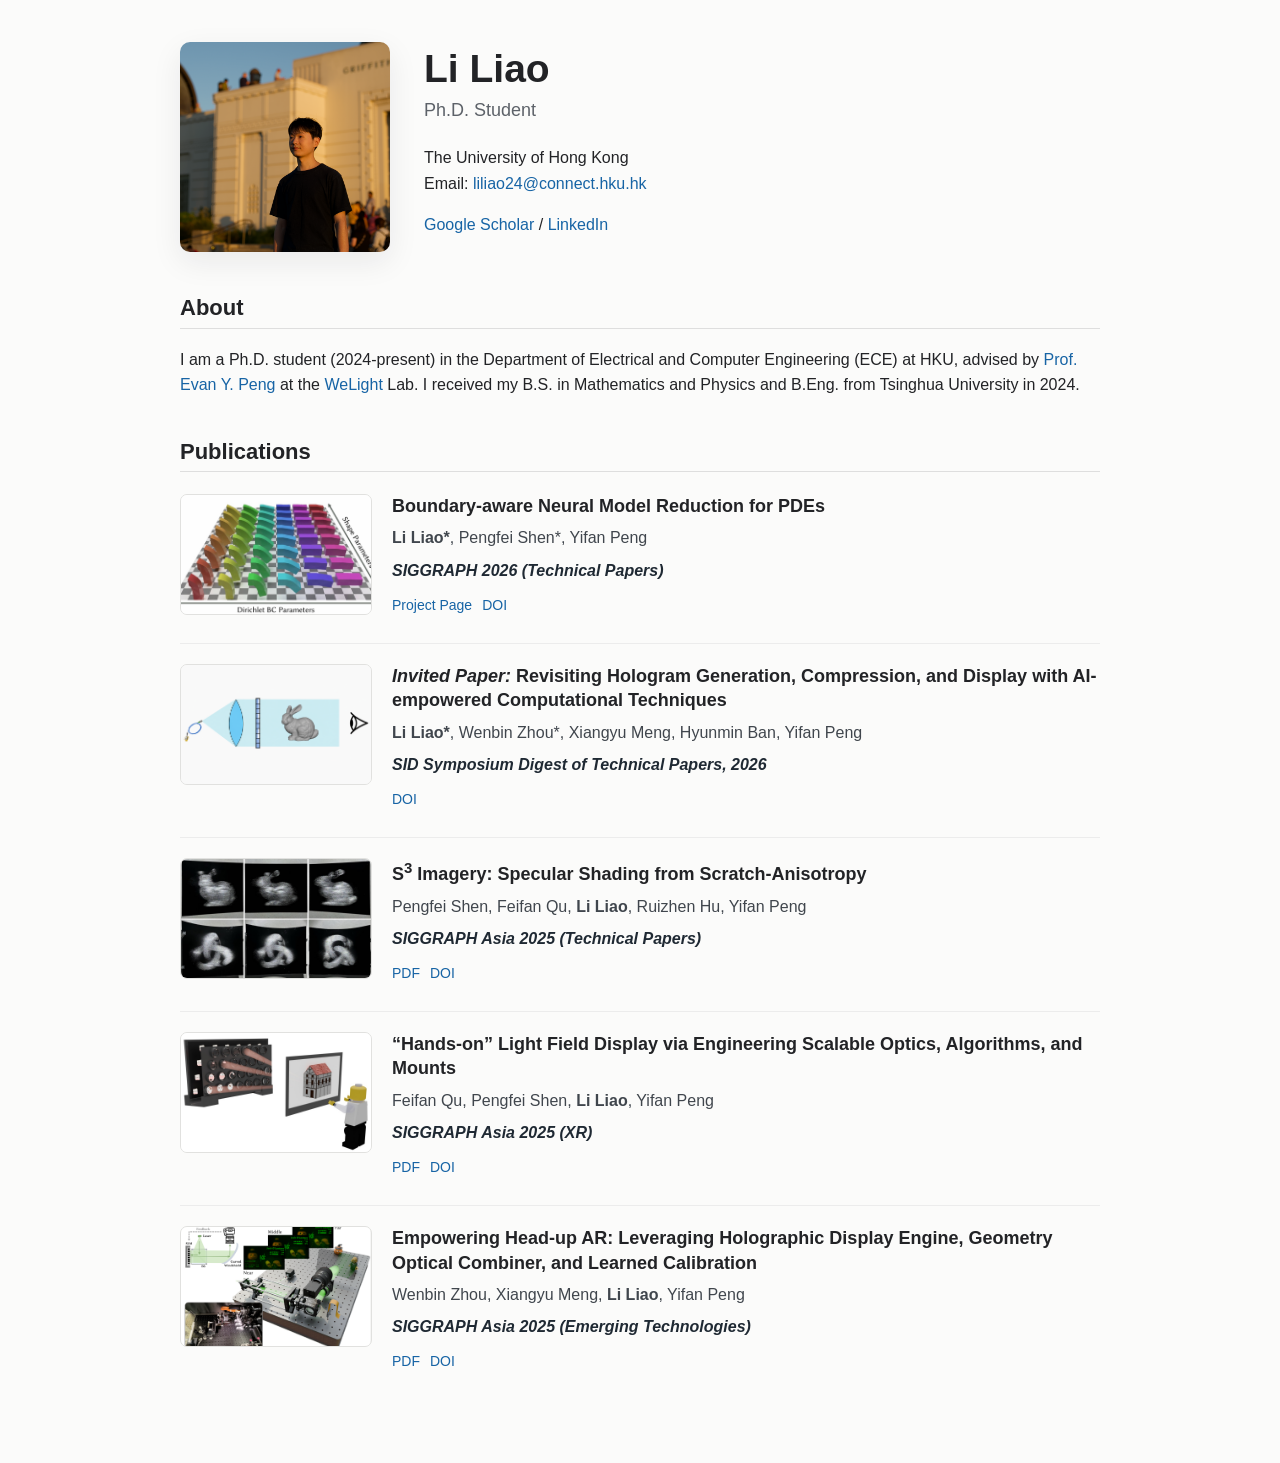
<file: index.html>
<!DOCTYPE html>
<html lang="en">
<head>
  <meta charset="UTF-8">
  <meta name="viewport" content="width=device-width, initial-scale=1.0">
  <title>Li Liao</title>
  <link rel="stylesheet" href="style.css">
</head>
<body>
  <main>
    <header class="profile">
      <img src="assets/profile.png" alt="Profile photo">
      <div>
        <h1>Li Liao</h1>
        <p class="subtitle">Ph.D. Student</p>
        <p>
          The University of Hong Kong<br>
          <!-- Email: <span class="email-obfuscated">liliao24 [at] connect [dot] hku [dot] hk</span> -->
          Email: <a class="email" href="mailto:liliao24@connect.hku.hk">liliao24@connect.hku.hk</a>
        </p>
        <p class="links">
          <a href="https://scholar.google.com/citations?user=QKQHlYHYQsEC&hl=en">Google Scholar</a> /
          <a href="https://www.linkedin.com/in/li-liao-/">LinkedIn</a>
        </p>
      </div>
    </header>

    <section>
      <h2>About</h2>
      <p>
        I am a Ph.D. student (2024-present) in the Department of Electrical and Computer Engineering (ECE) at HKU,
        advised by <a href="https://www.eee.hku.hk/~evanpeng/">Prof. Evan Y. Peng</a>
        at the <a href="https://hku.welight.fun/">WeLight</a> Lab.
        I received my B.S. in Mathematics and Physics and B.Eng. from Tsinghua University in 2024.
      </p>
    </section>

    <section>
      <h2>Publications</h2>

      <div class="paper">
        <a class="paper-thumb" href="projects/boundary-aware-neural-model-reduction/">
          <img src="assets/publications/boundary-aware.jpg" alt="Boundary-aware Neural Model Reduction for PDEs thumbnail">
        </a>
        <div class="paper-info">
          <h3>Boundary-aware Neural Model Reduction for PDEs</h3>
          <p class="authors"><strong>Li Liao*</strong>, Pengfei Shen*, Yifan Peng</p>
          <p class="venue">SIGGRAPH 2026 (Technical Papers)</p>
          <p class="paper-links">
            <a href="projects/boundary-aware-neural-model-reduction/">Project Page</a>
            <!-- <a href="projects/boundary-aware-neural-model-reduction/static/pdf/paper.pdf">Paper</a> -->
            <a href="https://doi.org/10.1145/3799902.3811153">DOI</a>
          </p>
        </div>
      </div>

      <div class="paper">
        <a class="paper-thumb" href="https://doi.org/10.1002/sdtp.70001_231">
          <img src="assets/publications/SID2026.png" alt="SID 2026 thumbnail">
        </a>
        <div class="paper-info">
          <h3><i>Invited Paper:</i> Revisiting Hologram Generation, Compression, and Display with AI-empowered Computational Techniques</h3>
          <p class="authors"><strong>Li Liao*</strong>, Wenbin Zhou*, Xiangyu Meng, Hyunmin Ban, Yifan Peng</p>
          <p class="venue">SID Symposium Digest of Technical Papers, 2026</p>
          <p class="paper-links">
            <a href="https://doi.org/10.1002/sdtp.70001_231">DOI</a>
          </p>
        </div>
      </div>

      <!-- <div class="paper">
        <div class="paper-thumb placeholder" aria-hidden="true"></div>
        <div class="paper-info">
          <h3>Revisiting Hologram Generation, Compression, and Display with AI-Empowered Computational Techniques</h3>
          <p class="authors"><strong>Li Liao*</strong>, Wenbin Zhou*, Xiangyu Meng, Hyunmin Ban, Yifan Peng</p>
          <p class="venue">SID Symposium Digest of Technical Papers, 2026</p>
          <p class="paper-links">
            <a class="disabled-link" href="#" aria-disabled="true" tabindex="-1">Website</a>
          </p>
        </div>
      </div> -->

      <div class="paper">
        <a class="paper-thumb" href="https://dl.acm.org/doi/pdf/10.1145/3757377.3763928">
          <img src="assets/publications/s3-imagery.jpg" alt="S3 Imagery thumbnail">
        </a>
        <div class="paper-info">
          <h3>S<sup>3</sup> Imagery: Specular Shading from Scratch-Anisotropy</h3>
          <p class="authors">Pengfei Shen, Feifan Qu, <strong>Li Liao</strong>, Ruizhen Hu, Yifan Peng</p>
          <p class="venue">SIGGRAPH Asia 2025 (Technical Papers)</p>
          <p class="paper-links">
            <a href="https://dl.acm.org/doi/pdf/10.1145/3757377.3763928">PDF</a>
            <a href="https://doi.org/10.1145/3757377.3763928">DOI</a>
          </p>
        </div>
      </div>

      <div class="paper">
        <a class="paper-thumb" href="https://dl.acm.org/doi/pdf/10.1145/3761667.3761957">
          <img src="assets/publications/xr-2025.jpg" alt="Hands-on Light Field Display thumbnail">
        </a>
        <div class="paper-info">
          <h3>&ldquo;Hands-on&rdquo; Light Field Display via Engineering Scalable Optics, Algorithms, and Mounts</h3>
          <p class="authors">Feifan Qu, Pengfei Shen, <strong>Li Liao</strong>, Yifan Peng</p>
          <p class="venue">SIGGRAPH Asia 2025 (XR)</p>
          <p class="paper-links">
            <a href="https://dl.acm.org/doi/pdf/10.1145/3761667.3761957">PDF</a>
            <a href="https://doi.org/10.1145/3761667.3761957">DOI</a>
          </p>
        </div>
      </div>

      <div class="paper">
        <a class="paper-thumb" href="https://sa2025.conference-schedule.org/presentation/?id=emt_144&amp;sess=sess226">
          <img src="assets/publications/head-up-ar.png" alt="Empowering Head-up AR thumbnail">
        </a>
        <div class="paper-info">
          <h3>Empowering Head-up AR: Leveraging Holographic Display Engine, Geometry Optical Combiner, and Learned Calibration</h3>
          <p class="authors">Wenbin Zhou, Xiangyu Meng, <strong>Li Liao</strong>, Yifan Peng</p>
          <p class="venue">SIGGRAPH Asia 2025 (Emerging Technologies)</p>
          <p class="paper-links">
            <a href="https://dl.acm.org/doi/pdf/10.1145/3757373.3763776">PDF</a>
            <a href="https://doi.org/10.1145/3757373.3763776">DOI</a>
          </p>
        </div>
      </div>
    </section>

    <!-- <section>
      <h2>Projects</h2>
        <p>
        Selected research projects will be added here.
        </p>
    </section> -->
  </main>
</body>
</html>
</file>
<file: style.css>
body {
  margin: 0;
  font-family: -apple-system, BlinkMacSystemFont, "Segoe UI", Arial, Helvetica, sans-serif;
  line-height: 1.6;
  color: #222326;
  background: #fbfbfa;
}

main {
  max-width: 920px;
  margin: 42px auto 64px;
  padding: 0 24px;
}

.profile {
  display: flex;
  gap: 34px;
  align-items: center;
  margin-bottom: 42px;
}

.profile img {
  width: 210px;
  height: 210px;
  object-fit: cover;
  border-radius: 10px;
  box-shadow: 0 10px 30px rgba(25, 30, 40, 0.08);
}

.profile > div {
  transform: translateY(6px);
}

h1 {
  margin: -4px 0 5px;
  font-size: 39px;
  line-height: 1.1;
  letter-spacing: 0;
}

h2 {
  margin: 40px 0 18px;
  border-bottom: 1px solid #dedede;
  padding-bottom: 6px;
  font-size: 22px;
  line-height: 1.25;
  letter-spacing: 0;
}

h3 {
  letter-spacing: 0;
}

.subtitle {
  font-size: 18px;
  color: #5d6269;
  margin: 0 0 20px;
}

a {
  color: #1764a5;
  text-decoration: none;
  text-underline-offset: 3px;
}

a:hover {
  text-decoration: underline;
}

section p {
  margin: 0 0 14px;
}

.links {
  margin-top: 16px;
}

.email-obfuscated {
  color: #3e4248;
}

.paper {
  display: grid;
  grid-template-columns: 190px 1fr;
  gap: 22px;
  align-items: start;
  padding: 20px 0;
  border-bottom: 1px solid #ececec;
}

.paper:first-of-type {
  padding-top: 4px;
}

.paper:last-child {
  border-bottom: 0;
}

.paper-thumb {
  display: block;
  width: 190px;
  aspect-ratio: 16 / 10;
  overflow: hidden;
  border: 1px solid #e1e1df;
  border-radius: 7px;
  background: #f4f4f2;
}

.paper-thumb img {
  width: 100%;
  height: 100%;
  display: block;
  object-fit: cover;
}

.paper-thumb.placeholder {
  position: relative;
  background:
    linear-gradient(135deg, rgba(23, 100, 165, 0.08), rgba(38, 45, 56, 0.04)),
    #f3f3f1;
}

.paper-thumb.placeholder::after {
  content: "Website";
  position: absolute;
  inset: auto 16px 14px;
  color: #8b929b;
  font-size: 13px;
  letter-spacing: 0;
}

.paper-info h3 {
  margin: 0 0 7px;
  font-size: 18px;
  line-height: 1.35;
  font-weight: 650;
}

.paper-info p {
  margin: 0 0 7px;
  color: #3e4248;
}

.paper-info .authors {
  color: #40464d;
}

.paper-info .venue {
  color: #1f2933;
  font-weight: 650;
  font-style: italic;
  margin-bottom: 10px;
}

.paper-links {
  display: flex;
  flex-wrap: wrap;
  gap: 10px;
  font-size: 14px;
}

.paper-links a {
  color: #1764a5;
}

.paper-links .disabled-link {
  color: #9aa0a6;
  pointer-events: none;
}

@media (max-width: 700px) {
  main {
    margin-top: 28px;
    padding: 0 18px;
  }

  .profile {
    flex-direction: column;
    align-items: flex-start;
    gap: 20px;
  }

  .profile > div {
    transform: none;
  }

  .profile img {
    width: 140px;
    height: 140px;
  }

  h1 {
    font-size: 34px;
  }

  .paper {
    grid-template-columns: 1fr;
    gap: 12px;
  }

  .paper-thumb {
    width: 100%;
  }
}
</file>
